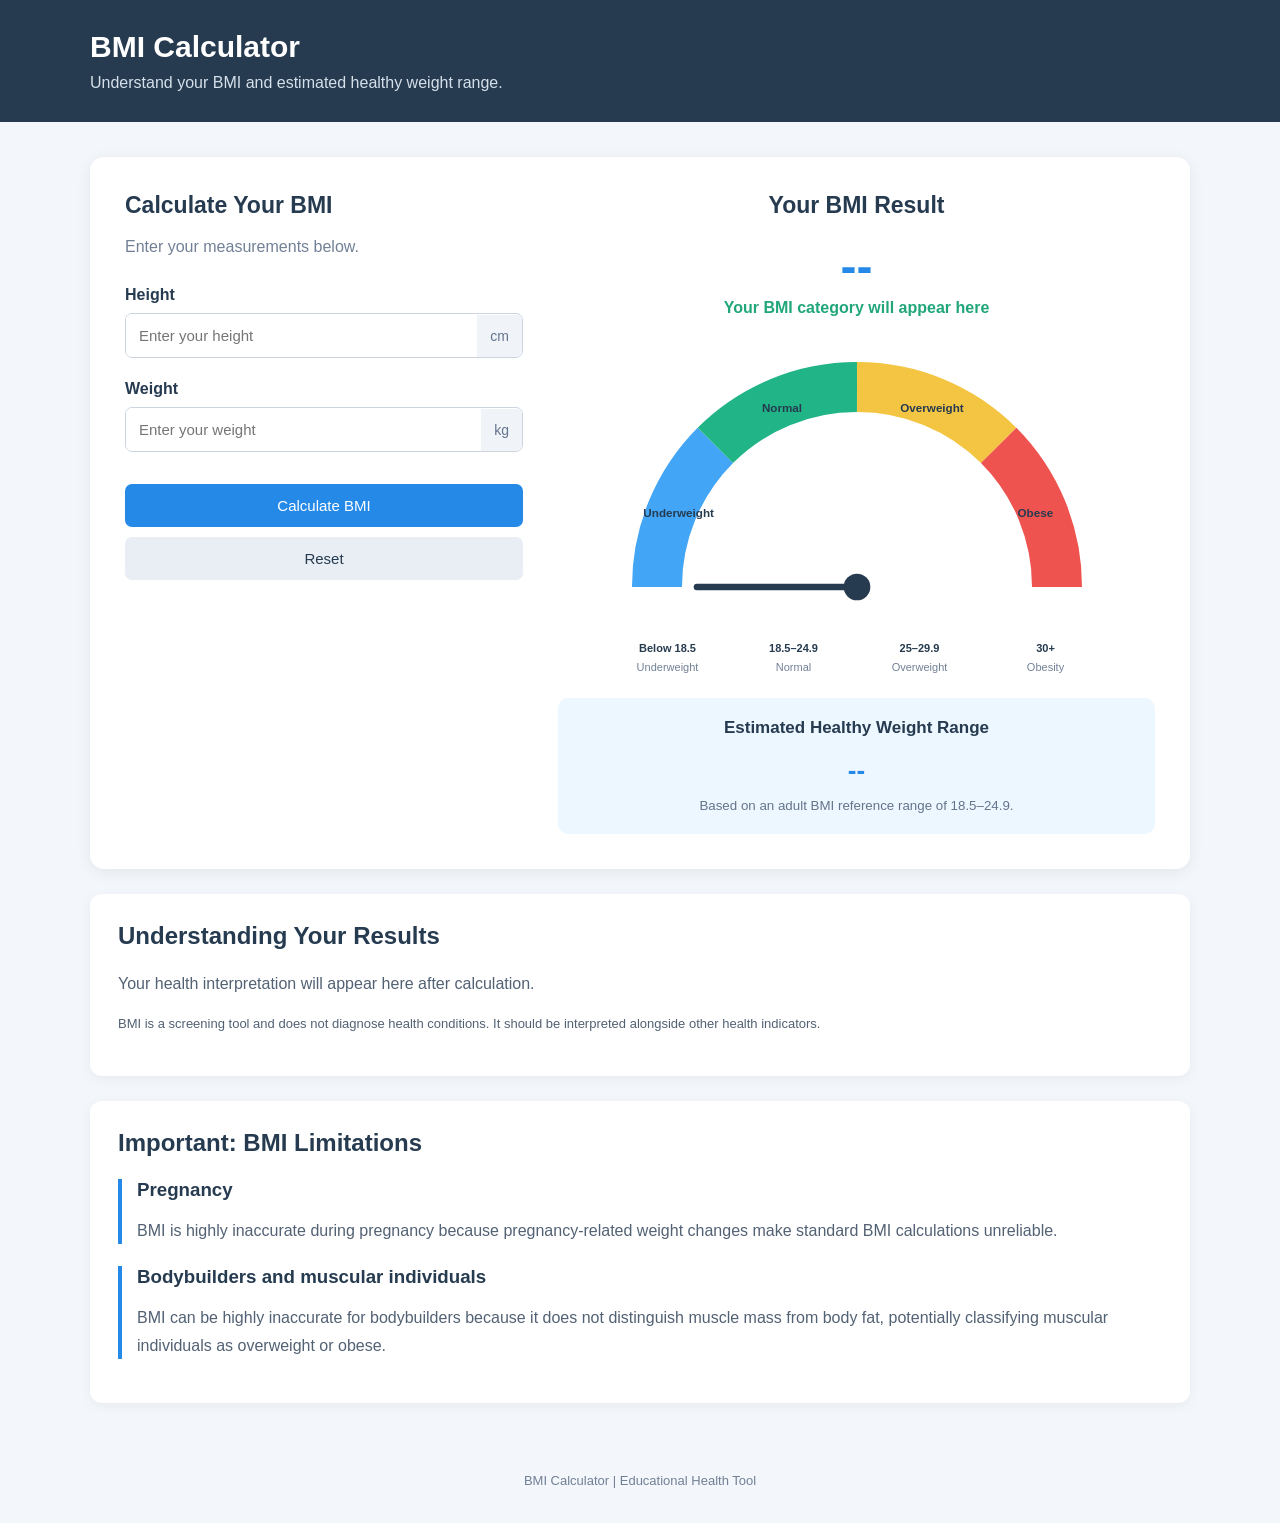
<file: website/index.html>
<!DOCTYPE html>
<html lang="en">

<head>
    <meta charset="UTF-8">
    <meta name="viewport" content="width=device-width, initial-scale=1.0">

    <title>BMI Calculator</title>

    <link rel="stylesheet" href="style.css">
</head>

<body>

    <!-- Website header -->
    <header>
        <div class="header-content">
            <h1>BMI Calculator</h1>
            <p>Understand your BMI and estimated healthy weight range.</p>
        </div>
    </header>

    <main>

        <!-- Main calculator panel -->
        <section class="calculator-container">

            <!-- Left side: User inputs -->
            <div class="calculator">

                <h2>Calculate Your BMI</h2>
                <p>Enter your measurements below.</p>

                <div class="input-group">
                    <label for="height">Height</label>

                    <div class="input-wrapper">
                        <input
                            type="number"
                            id="height"
                            placeholder="Enter your height"
                            min="1"
                            step="any"
                        >
                        <span>cm</span>
                    </div>
                </div>

                <div class="input-group">
                    <label for="weight">Weight</label>

                    <div class="input-wrapper">
                        <input
                            type="number"
                            id="weight"
                            placeholder="Enter your weight"
                            min="1"
                            step="any"
                        >
                        <span>kg</span>
                    </div>
                </div>

                <button id="calculate-btn" type="button">
                    Calculate BMI
                </button>

                <button id="reset-btn" type="button">
                    Reset
                </button>

            </div>


            <!-- Right side: BMI results -->
            <div class="results" id="results" aria-live="polite">

                <h2>Your BMI Result</h2>

                <div class="bmi-value">
                    <span id="bmi-result">--</span>
                    <p id="bmi-category">Your BMI category will appear here</p>
                </div>


                <!-- BMI gauge -->
                <div class="bmi-gauge">

                    <svg viewBox="0 0 300 180"
                         xmlns="http://www.w3.org/2000/svg"
                         role="img"
                         aria-label="BMI category range gauge">

                        <!-- Underweight -->
                        <path
                            d="M 30 150 A 120 120 0 0 1 65 65"
                            fill="none"
                            stroke="#42A5F5"
                            stroke-width="30"
                        />

                        <!-- Normal weight -->
                        <path
                            d="M 65 65 A 120 120 0 0 1 150 30"
                            fill="none"
                            stroke="#20B486"
                            stroke-width="30"
                        />

                        <!-- Overweight -->
                        <path
                            d="M 150 30 A 120 120 0 0 1 235 65"
                            fill="none"
                            stroke="#F4C542"
                            stroke-width="30"
                        />

                        <!-- Obesity -->
                        <path
                            d="M 235 65 A 120 120 0 0 1 270 150"
                            fill="none"
                            stroke="#EF5350"
                            stroke-width="30"
                        />

                        <!-- BMI pointer -->
                        <line
                            id="bmi-pointer"
                            x1="150"
                            y1="150"
                            x2="150"
                            y2="54"
                            stroke="#263B50"
                            stroke-width="4"
                            stroke-linecap="round"
                            transform="rotate(-90 150 150)"
                        />

                        <circle
                            cx="150"
                            cy="150"
                            r="8"
                            fill="#263B50"
                        />
                        
                        <g class="gauge-labels"
                            font-size="7"
                            font-weight="bold"
                            fill="#263b50"
                            text-anchor="middle">

                                <text x="43" y="108">Underweight</text>
                                <text x="105" y="45">Normal</text>
                                <text x="195" y="45">Overweight</text>
                                <text x="257" y="108">Obese</text>

                        </g>

                    </svg>

                    <!-- BMI range labels -->
                    <div class="gauge-ranges">
                        <span>Below 18.5</span>
                        <span>18.5–24.9</span>
                        <span>25–29.9</span>
                        <span>30+</span>
                    </div>


                    <div class="gauge-categories">
                        <span>Underweight</span>
                        <span>Normal</span>
                        <span>Overweight</span>
                        <span>Obesity</span>
                    </div>

                </div>


                <!-- Estimated healthy weight range -->
                <div class="weight-range">

                    <h3>Estimated Healthy Weight Range</h3>

                    <p id="weight-range">--</p>

                    <small>
                        Based on an adult BMI reference range of 18.5–24.9.
                    </small>

                </div>

            </div>

        </section>


        <!-- Health interpretation -->
        <section class="health-information">

            <h2>Understanding Your Results</h2>

            <p id="health-message">
                Your health interpretation will appear here after calculation.
            </p>

            <p class="general-note">
                BMI is a screening tool and does not diagnose health conditions.
                It should be interpreted alongside other health indicators.
            </p>

        </section>


        <!-- BMI limitations -->
        <section class="bmi-information">

            <h2>Important: BMI Limitations</h2>

            <div class="limitation">

                <h3>Pregnancy</h3>

                <p>
                    BMI is highly inaccurate during pregnancy because
                    pregnancy-related weight changes make standard BMI
                    calculations unreliable.
                </p>

            </div>

            <div class="limitation">

                <h3>Bodybuilders and muscular individuals</h3>

                <p>
                    BMI can be highly inaccurate for bodybuilders because
                    it does not distinguish muscle mass from body fat,
                    potentially classifying muscular individuals as
                    overweight or obese.
                </p>

            </div>

        </section>

    </main>


    <!-- Website footer -->
    <footer>
        <p>BMI Calculator | Educational Health Tool</p>
    </footer>

    <script src="script.js"></script>

</body>

</html>
</file>
<file: website/style.css>
/* General page styling */
* {
    box-sizing: border-box;
}

body {
    font-family: Arial, sans-serif;
    background-color: #f3f6fa;
    color: #263b50;
    margin: 0;
    padding: 0;
}

/* Website header */
header {
    background-color: #263b50;
    color: white;
    padding: 30px 20px;
}

.header-content {
    max-width: 1100px;
    margin: auto;
}

header h1 {
    margin: 0 0 10px;
    font-size: 30px;
}

header p {
    margin: 0;
    color: #d5e0eb;
}

/* Main content */
main {
    width: 90%;
    max-width: 1100px;
    margin: 35px auto;
}

/* Main calculator container */
.calculator-container {
    display: grid;
    grid-template-columns: 0.8fr 1.2fr;
    gap: 35px;
    background-color: white;
    padding: 35px;
    border-radius: 14px;
    box-shadow: 0 3px 15px rgba(0, 0, 0, 0.07);
}

/* Calculator section */
.calculator h2,
.results h2 {
    margin-top: 0;
    font-size: 23px;
}

.calculator > p {
    color: #718096;
    margin-bottom: 30px;
}

/* Input groups */
.input-group {
    margin-bottom: 22px;
}

.input-group label {
    display: block;
    font-weight: bold;
    margin-bottom: 9px;
}

/* Input wrapper */
.input-wrapper {
    display: flex;
    align-items: center;
    border: 1px solid #ccd5df;
    border-radius: 7px;
    overflow: hidden;
}

.input-wrapper input {
    width: 100%;
    padding: 13px;
    border: none;
    outline: none;
    font-size: 15px;
}

.input-wrapper span {
    padding: 13px;
    background-color: #f0f4f8;
    color: #64748b;
    font-size: 14px;
}

/* Buttons */
button {
    padding: 13px 20px;
    border: none;
    border-radius: 7px;
    font-size: 15px;
    cursor: pointer;
    margin-top: 10px;
}

#calculate-btn {
    width: 100%;
    background-color: #2589e8;
    color: white;
}

#reset-btn {
    width: 100%;
    background-color: #e9eef4;
    color: #263b50;
}

button:hover {
    opacity: 0.88;
}

/* Results section */
.results {
    text-align: center;
}

.bmi-value {
    margin: 20px 0;
}

#bmi-result {
    font-size: 48px;
    font-weight: bold;
    color: #2589e8;
}

#bmi-category {
    margin-top: 5px;
    font-weight: bold;
    color: #20a67a;
}

/* BMI gauge */
.bmi-gauge {
    max-width: 500px;
    margin: 20px auto;
}

.bmi-gauge svg {
    width: 100%;
    display: block;
    overflow: visible;
}

.gauge-ranges,
.gauge-categories {
    display: grid;
    grid-template-columns: repeat(4, 1fr);
    gap: 4px;
    font-size: 11px;
}

.gauge-ranges {
    font-weight: bold;
    margin-top: 5px;
}

.gauge-categories {
    margin-top: 7px;
    color: #718096;
}

/* Estimated healthy weight range */
.weight-range {
    background-color: #edf7ff;
    border-radius: 10px;
    padding: 20px;
    margin-top: 25px;
}

.weight-range h3 {
    font-size: 17px;
    margin-top: 0;
}

#weight-range {
    font-size: 26px;
    font-weight: bold;
    color: #2589e8;
    margin: 10px 0;
}

.weight-range small {
    color: #64748b;
}

/* Health interpretation */
.health-information,
.bmi-information {
    background-color: white;
    padding: 28px;
    margin-top: 25px;
    border-radius: 12px;
    box-shadow: 0 3px 12px rgba(0, 0, 0, 0.05);
}

.health-information h2,
.bmi-information h2 {
    margin-top: 0;
}

.health-information p,
.bmi-information p {
    line-height: 1.7;
    color: #526174;
}

.general-note {
    font-size: 13px;
    color: #718096;
}

/* BMI limitations */
.limitation {
    border-left: 4px solid #2589e8;
    padding-left: 15px;
    margin-top: 22px;
}

.limitation h3 {
    margin-bottom: 7px;
}

/* Footer */
footer {
    text-align: center;
    padding: 22px;
    color: #718096;
    font-size: 13px;
}

/* Mobile layout */
@media (max-width: 750px) {

    main {
        width: 94%;
        margin: 20px auto;
    }

    .calculator-container {
        grid-template-columns: 1fr;
        padding: 22px;
        gap: 30px;
    }

    .gauge-ranges,
    .gauge-categories {
        font-size: 9px;
    }

    header h1 {
        font-size: 25px;
    }

    .health-information,
    .bmi-information {
        padding: 22px;
    }
    /* Labels inside the coloured BMI gauge */
    .gauge-labels text {
        font-size: 7px;
        font-weight: bold;
        fill: #263b50;
        text-anchor: middle;
    }
}
</file>
